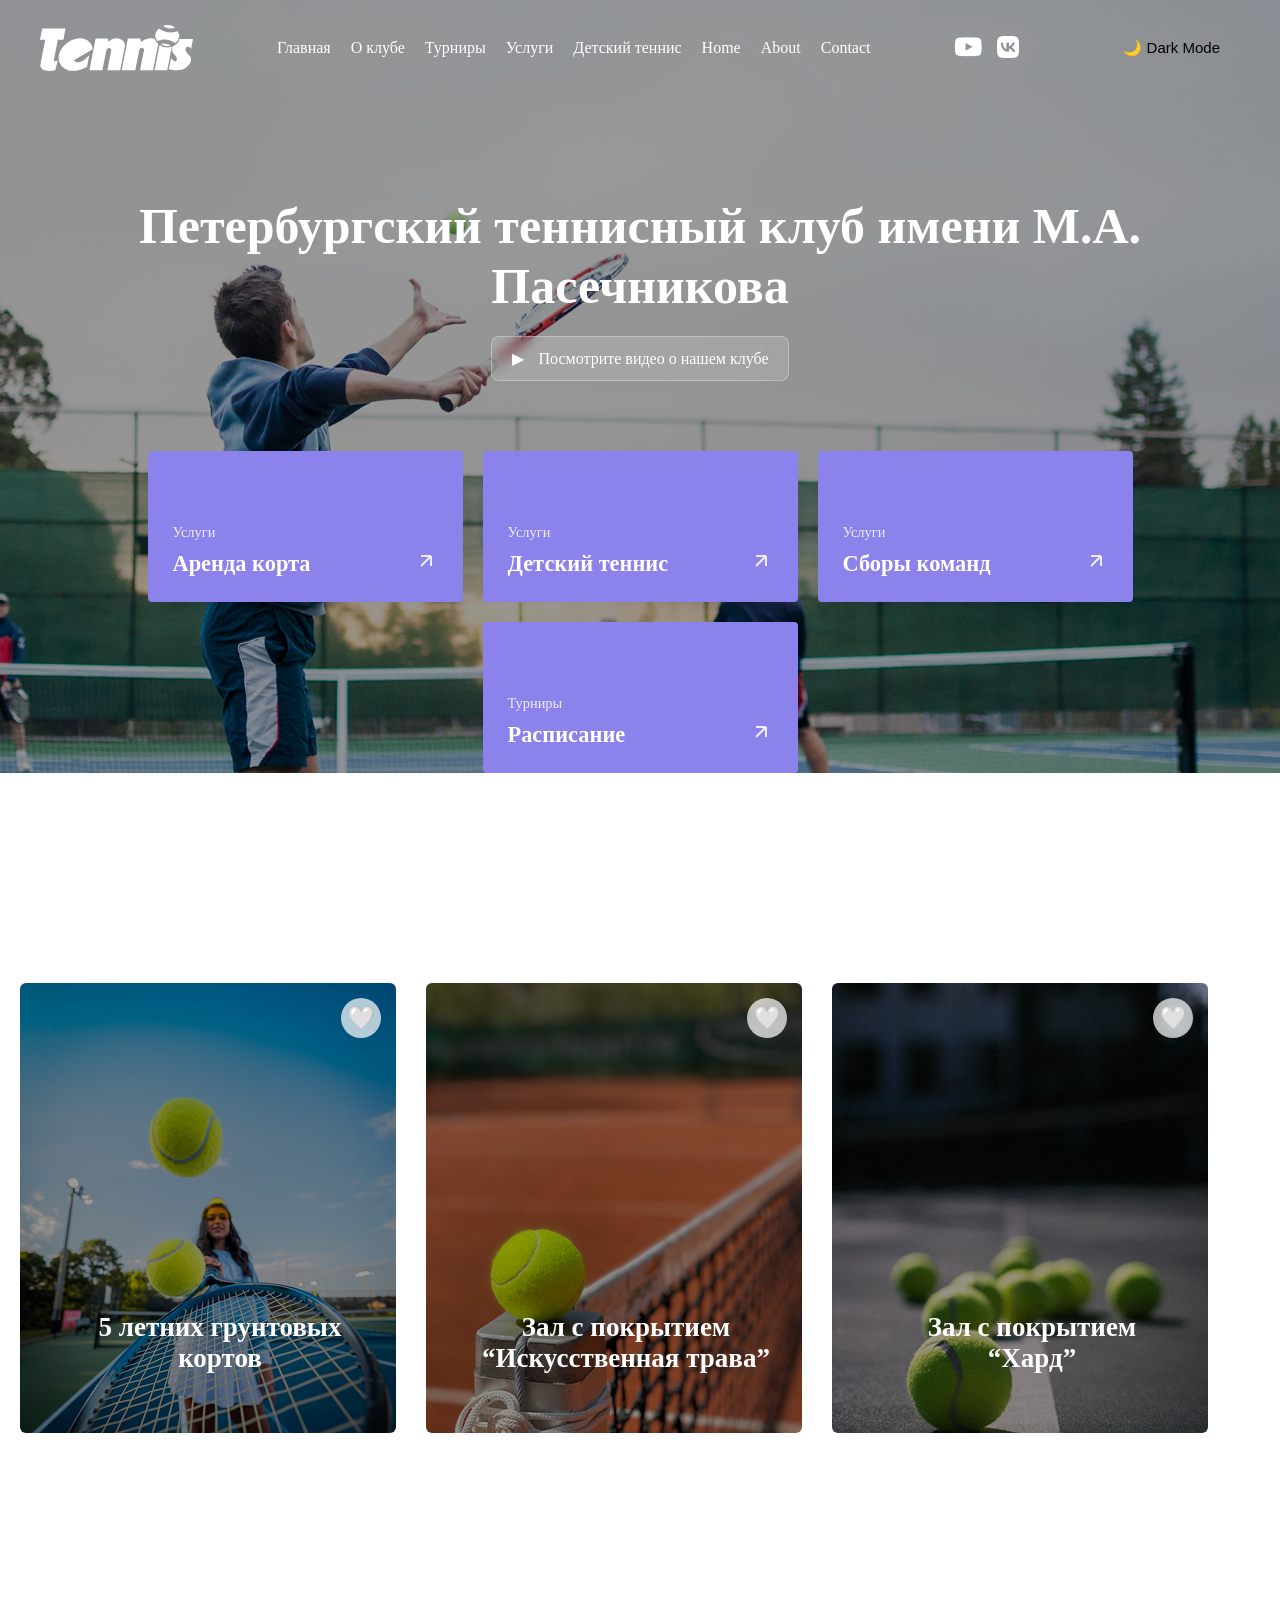
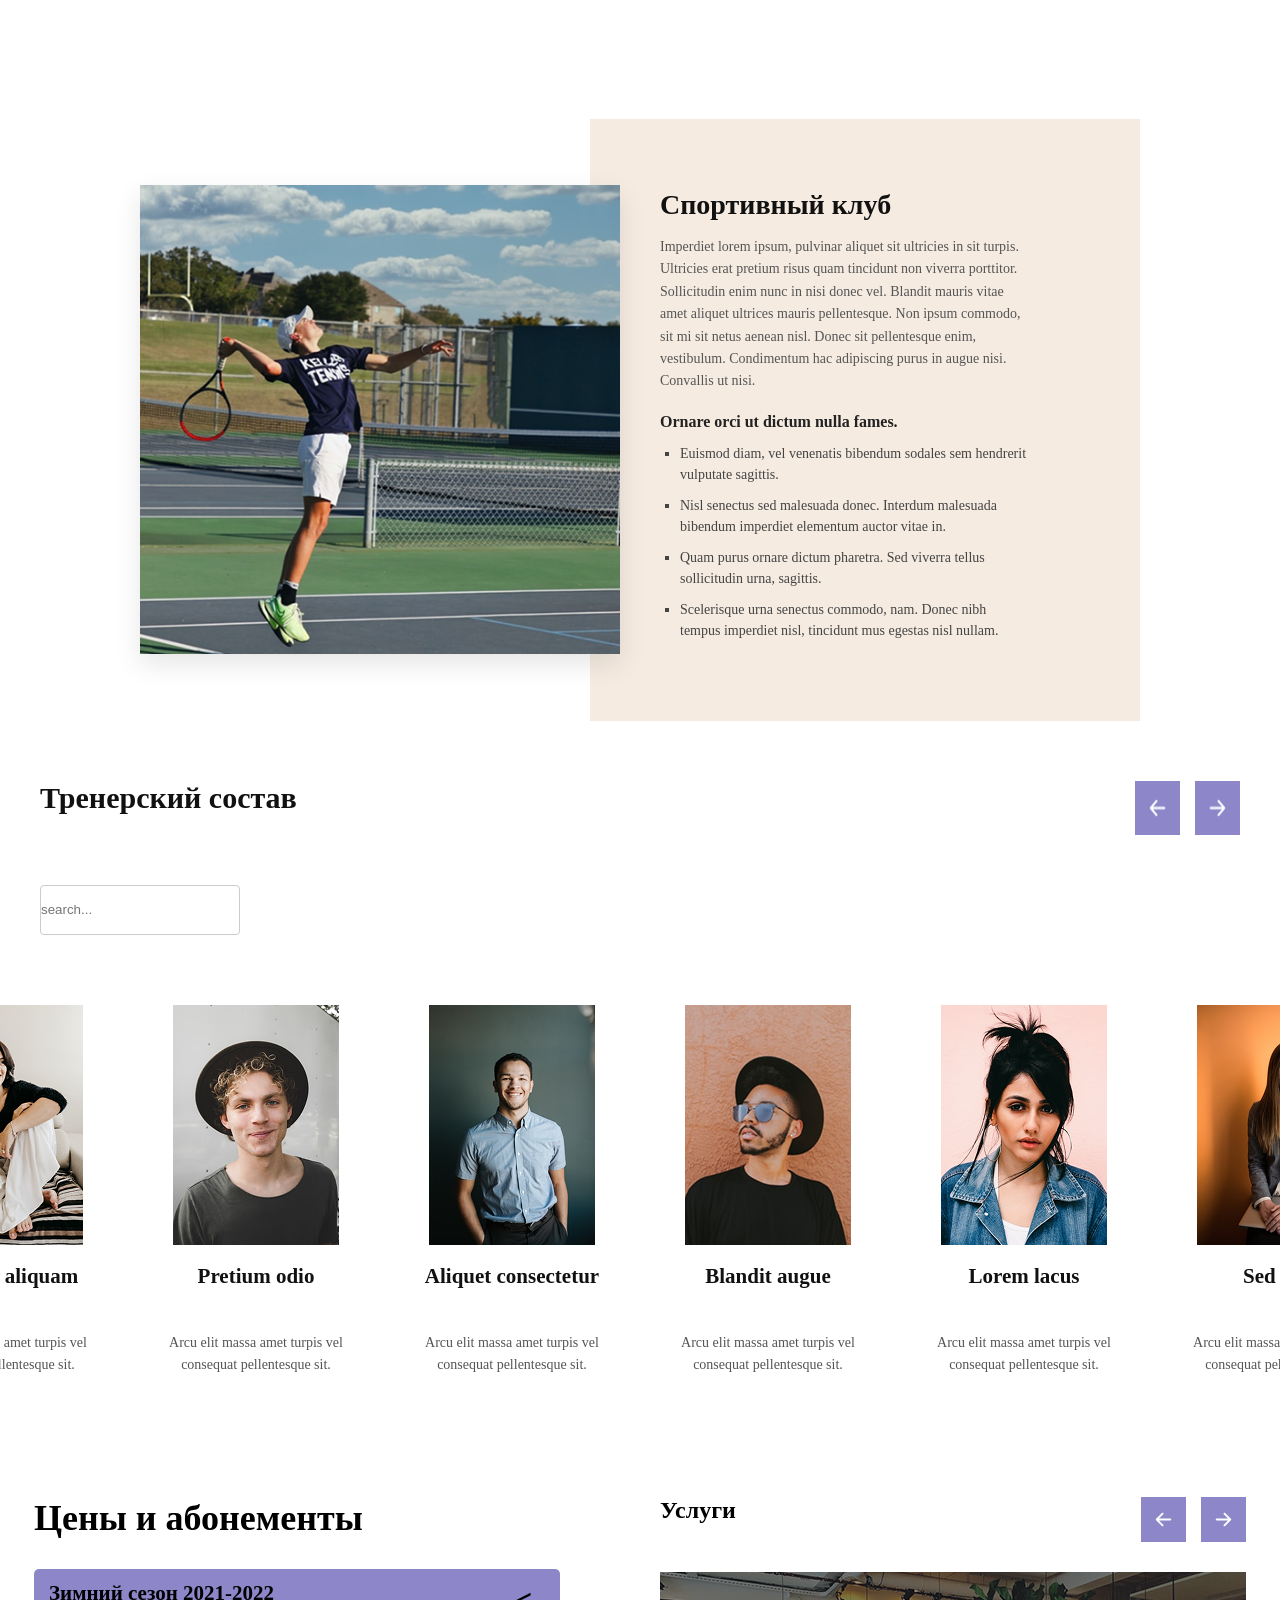
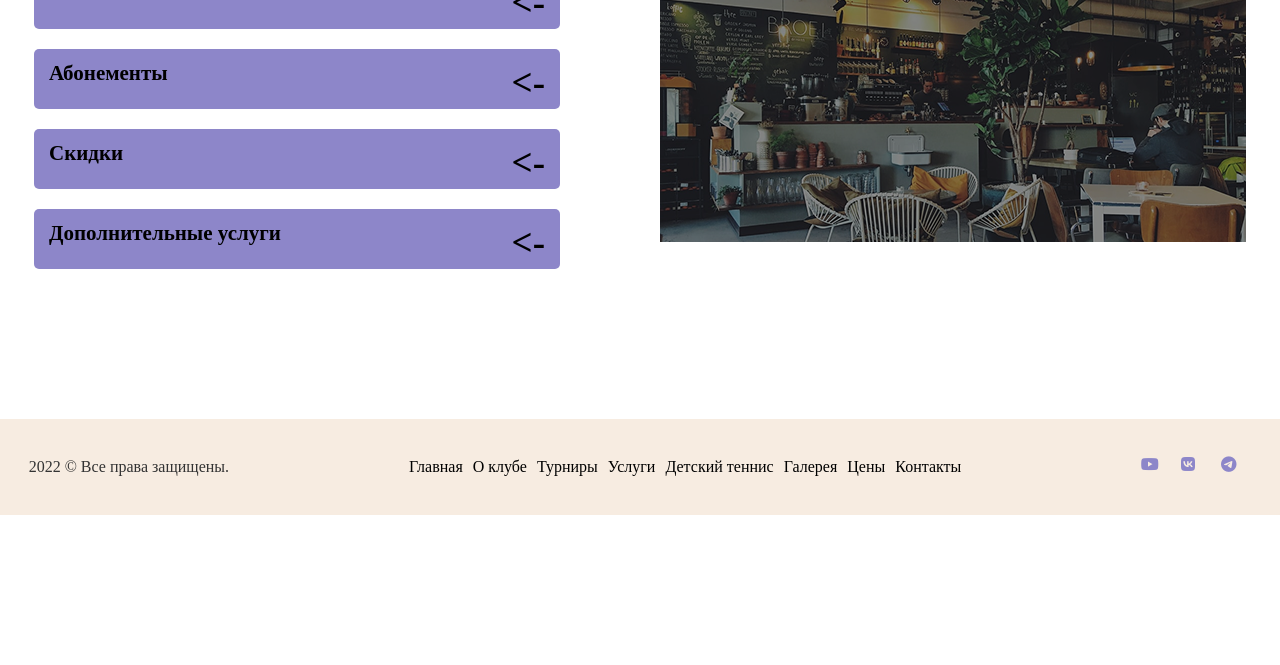
<file: index.html>
<!doctype html>
<html lang="ru">
  <head>
    <meta charset="UTF-8" />
    <meta name="viewport" content="width=device-width, initial-scale=1.0" />
    <title>Tennis</title>

    <link rel="stylesheet" href="style.css" />
    <link
      rel="stylesheet"
      href="https://cdnjs.cloudflare.com/ajax/libs/font-awesome/6.7.2/css/all.min.css"
    />
  </head>

  <body>
    <header class="header">
      <div class="header-content">
        <img src="./assets/tennislogo.svg" alt="Tennis logo" />

        <nav>
          <ul class="header--ul">
            <li><a href="#">Главная</a></li>
            <li><a href="#">О клубе</a></li>
            <li><a href="#">Турниры</a></li>
            <li><a href="#">Услуги</a></li>
            <li><a href="#">Детский теннис</a></li>
            <li><a href="index.html">Home</a></li>
            <li><a href="about.html">About</a></li>
            <li><a href="contact.html">Contact</a></li>
          </ul>
        </nav>

        <div class="social-icons">
          <a href="https://youtube.com/" target="_blank" aria-label="YouTube">
            <i class="fa-brands fa-youtube"></i>
          </a>

          <a href="https://vk.com/" target="_blank" aria-label="VK">
            <i class="fa-brands fa-vk"></i>
          </a>
        </div>
        <button id="theme-toggle" class="theme-btn">🌙 Dark Mode</button>
      </div>

      <div class="header__midl">
        <h1>Петербургский теннисный клуб имени М.А. Пасечникова</h1>
        <a href="#video" class="video-btn">
          <div class="play-icon">▶</div>
          <span>Посмотрите видео о нашем клубе</span>
        </a>
      </div>

      <div class="header__past">
        <div class="card active">
          <div class="card-content">
            <span class="card-subtitle">Услуги</span>
            <h3 class="card-title">Аренда корта</h3>
          </div>
          <div class="card-arrow">
            <svg
              width="24"
              height="24"
              viewBox="0 0 24 24"
              fill="none"
              stroke="currentColor"
              stroke-width="2"
            >
              <path d="M7 17L17 7M17 7H7M17 7V17" />
            </svg>
          </div>
        </div>

        <div class="card">
          <div class="card-content">
            <span class="card-subtitle">Услуги</span>
            <h3 class="card-title">Детский теннис</h3>
          </div>
          <div class="card-arrow">
            <svg
              width="24"
              height="24"
              viewBox="0 0 24 24"
              fill="none"
              stroke="currentColor"
              stroke-width="2"
            >
              <path d="M7 17L17 7M17 7H7M17 7V17" />
            </svg>
          </div>
        </div>

        <div class="card">
          <div class="card-content">
            <span class="card-subtitle">Услуги</span>
            <h3 class="card-title">Сборы команд</h3>
          </div>
          <div class="card-arrow">
            <svg
              width="24"
              height="24"
              viewBox="0 0 24 24"
              fill="none"
              stroke="currentColor"
              stroke-width="2"
            >
              <path d="M7 17L17 7M17 7H7M17 7V17" />
            </svg>
          </div>
        </div>

        <div class="card">
          <div class="card-content">
            <span class="card-subtitle">Турниры</span>
            <h3 class="card-title">Расписание</h3>
          </div>
          <div class="card-arrow">
            <svg
              width="24"
              height="24"
              viewBox="0 0 24 24"
              fill="none"
              stroke="currentColor"
              stroke-width="2"
            >
              <path d="M7 17L17 7M17 7H7M17 7V17" />
            </svg>
          </div>
        </div>
      </div>

    </header>

    <!-- 2.Section -->
    <section class="ikki">
      <div class="ikki__card brr">
        <img src="./assets/2.1.png" alt="img" />
        <button class="like-btn">🤍</button>
        <h3>5 летних грунтовых кортов</h3>
      </div>
      <div class="ikki__card ikk">
        <img src="./assets/2.2.png" alt="img" />
        <button class="like-btn">🤍</button>
        <h3>Зал с покрытием “Искусственная трава”</h3>
      </div>
      <div class="ikki__card">
        <img src="./assets/2.3.png" alt="img" />
        <button class="like-btn">🤍</button>
        <h3>Зал с покрытием “Хард”</h3>
      </div>
    </section>

    <!-- 3.Section-->

    <section class="klub">
      <div class="klub__card">
        <img src="./assets/klub.png" alt="img" />
      </div>

      <div class="klub__content">
        <h2>Спортивный клуб</h2>
        <p>
          Imperdiet lorem ipsum, pulvinar aliquet sit ultricies in sit turpis.
          Ultricies erat pretium risus quam tincidunt non viverra porttitor.
          Sollicitudin enim nunc in nisi donec vel. Blandit mauris vitae amet
          aliquet ultrices mauris pellentesque. Non ipsum commodo, sit mi sit
          netus aenean nisl. Donec sit pellentesque enim, vestibulum.
          Condimentum hac adipiscing purus in augue nisi. Convallis ut nisi.
        </p>

        <h3>Ornare orci ut dictum nulla fames.</h3>

        <ul class="info-list">
          <li>
            Euismod diam, vel venenatis bibendum sodales sem hendrerit vulputate
            sagittis.
          </li>
          <li>
            Nisl senectus sed malesuada donec. Interdum malesuada bibendum
            imperdiet elementum auctor vitae in.
          </li>
          <li>
            Quam purus ornare dictum pharetra. Sed viverra tellus sollicitudin
            urna, sagittis.
          </li>
          <li>
            Scelerisque urna senectus commodo, nam. Donec nibh tempus imperdiet
            nisl, tincidunt mus egestas nisl nullam.
          </li>
        </ul>
      </div>
    </section>

    <!-- 4.Section -->

    <section class="sastab">
      <div class="sastab--text">
        <h2>Тренерский состав</h2>
        <img src="./assets/Group 9 (1).png" alt="img" />
      </div>

      <div>
        <input type="text" class="searchInput" placeholder="search..." />
      </div>

      <div class="sastab--contanier">
        <div class="sastab--card brr">
          <img src="./assets/person1.png" alt="img" />
          <h3>Pulvinar aliquam</h3>
          <p>Arcu elit massa amet turpis vel consequat pellentesque sit.</p>
        </div>
        <div class="sastab--card brr">
          <img src="./assets/person2.png" alt="img" />
          <h3>Pretium odio</h3>
          <p>Arcu elit massa amet turpis vel consequat pellentesque sit.</p>
        </div>

        <div class="sastab--card ikk">
          <img src="./assets/person3.png" alt="img" />
          <h3>Aliquet consectetur</h3>
          <p>Arcu elit massa amet turpis vel consequat pellentesque sit.</p>
        </div>

        <div class="sastab--card ikk">
          <img src="./assets/person4.png" alt="img" />
          <h3>Blandit augue</h3>
          <p>Arcu elit massa amet turpis vel consequat pellentesque sit.</p>
        </div>

        <div class="sastab--card ikk">
          <img src="./assets/person5.png" alt="img" />
          <h3>Lorem lacus</h3>
          <p>Arcu elit massa amet turpis vel consequat pellentesque sit.</p>
        </div>

        <div class="sastab--card">
          <img src="./assets/person6.png" alt="img" />
          <h3>Sed erat</h3>
          <p>Arcu elit massa amet turpis vel consequat pellentesque sit.</p>
          
        </div>
      </div>
    </section>

    <!-- 5.Section -->

    <section class="usluga">
     <div class="usluga--seni">
      <h2>Цены и абонементы</h2>

      <div class="usluga--text">
      <span class="span">Зимний сезон 2021-2022  <p><-</p></span>
      <span class="span">Абонементы     <p><-</p></span>
      <span class="span">Скидки     <p><-</p></span>
      <span class="span">Дополнительные услуги     <p><-</p></span>
      </div>

     </div>

     <div class="usluga--img">
      <div class="usluga--str">
      <h2>Услуги</h2>
      <img src="./assets/Group 9 (1).png" alt="img" />
      </div>


      <img src="./assets/usluga.png" alt="img" />

     </div>
    </section>

    <!-- 6.Footer -->
     <footer class="footer">
      <div class="footer--prava">
        <p>2022 © Все права защищены.</p>
      </div>

      <div class="footer--nav">
      <nav>
        <ul>
           <li><a href="#">Главная</a></li>
            <li><a href="#">О клубе</a></li>
            <li><a href="#">Турниры</a></li>
            <li><a href="#">Услуги</a></li>
            <li><a href="#">Детский теннис</a></li>
            <li><a href="#">Галерея</a></li>
            <li><a href="#">Цены</a></li>
            <li><a href="#">Контакты</a></li>
        </ul>
      </nav>
      </div>

      <div class="footer--icon">
        <i class="fa-brands fa-youtube"></i>
        <i class="fa-brands fa-vk"></i>
        <i class="fa-brands fa-telegram"></i>
      </div>
     </footer>



    <script src="./t.js"></script>
  </body>
</html>
</file>
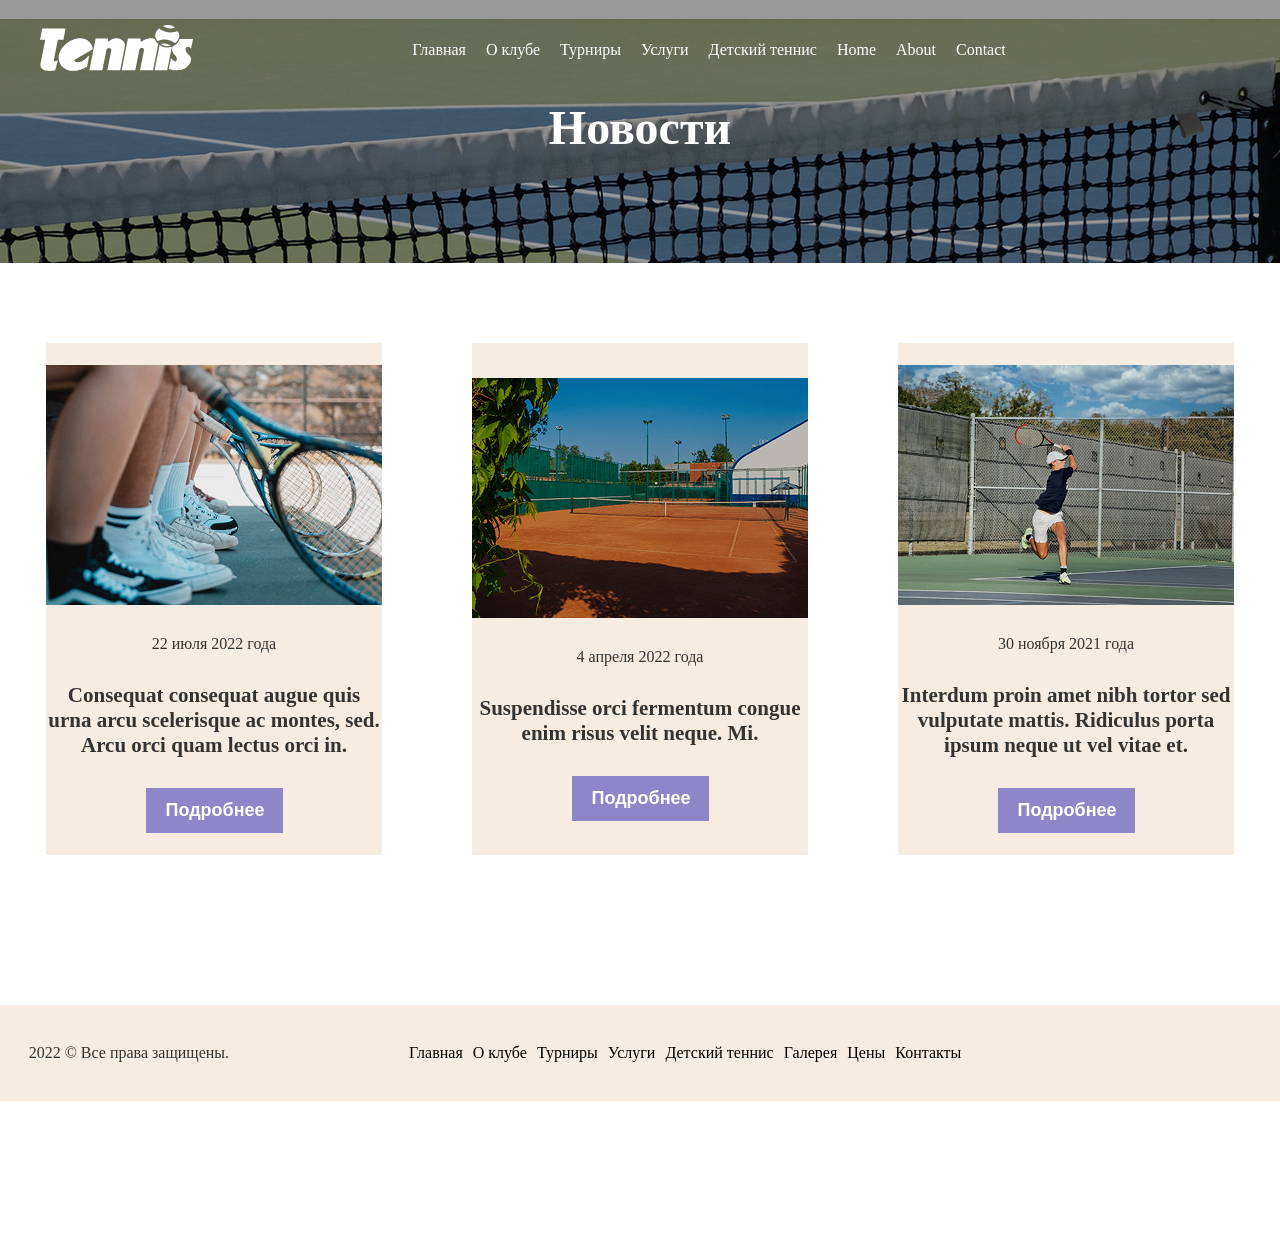
<file: about.html>
<!doctype html>
<html lang="en">
  <head>
    <meta charset="UTF-8" />
    <meta name="viewport" content="width=device-width, initial-scale=1.0" />
    <title>About</title>
    <link rel="stylesheet" href="./about.css" />
    <a href="./contact.css"></a>
  </head>
  <body>
    <!-- 1.Header -->
    <header class="header">
      <div class="header--content">
        <div class="header--log">
          <img src="./assets/tennislogo.svg" alt="logo" />
        </div>

        <div>
          <nav>
            <ul class="header--ul">
              <li><a href="#">Главная</a></li>
              <li><a href="#">О клубе</a></li>
              <li><a href="#">Турниры</a></li>
              <li><a href="#">Услуги</a></li>
              <li><a href="#">Детский теннис</a></li>
              <li><a href="index.html">Home</a></li>
              <li><a href="about.html">About</a></li>
              <li><a href="contact.html">Contact</a></li>
            </ul>
          </nav>
        </div>

        <div class="social-icons">
          <i class="fa-brands fa-youtube"></i>

          <i class="fa-brands fa-vk"></i>
        </div>
      </div>

      <div class="header--text">
        <h1>Новости</h1>
      </div>
    </header>

    <!-- 2.Section -->
    <section class="podrobne">
      <div class="podrobne-card">
        <img src="./assets/about1.png" alt="img" />
        <p>22 июля 2022 года</p>
        <h4>
          Consequat consequat augue quis urna arcu scelerisque ac montes, sed.
          Arcu orci quam lectus orci in.
        </h4>
        <button>Подробнее</button>
      </div>

      <div class="podrobne-card">
        <img src="./assets/about2.png" alt="img" />
        <p>4 апреля 2022 года</p>
        <h4>Suspendisse orci fermentum congue enim risus velit neque. Mi.</h4>
        <button>Подробнее</button>
      </div>
      <div class="podrobne-card">
        <img src="./assets/about3.png" alt="img" />
        <p>30 ноября 2021 года</p>
        <h4>
          Interdum proin amet nibh tortor sed vulputate mattis. Ridiculus porta
          ipsum neque ut vel vitae et.
        </h4>
        <button>Подробнее</button>
      </div>
    </section>


    <!-- 3.footer -->
          <footer class="footer">
      <div class="footer--prava">
        <p>2022 © Все права защищены.</p>
      </div>

      <div class="footer--nav">
      <nav>
        <ul>
           <li><a href="#">Главная</a></li>
            <li><a href="#">О клубе</a></li>
            <li><a href="#">Турниры</a></li>
            <li><a href="#">Услуги</a></li>
            <li><a href="#">Детский теннис</a></li>
            <li><a href="#">Галерея</a></li>
            <li><a href="#">Цены</a></li>
            <li><a href="#">Контакты</a></li>
        </ul>
      </nav>
      </div>

      <div class="footer--icon">
        <i class="fa-brands fa-youtube"></i>
        <i class="fa-brands fa-vk"></i>
        <i class="fa-brands fa-telegram"></i>
      </div>
     </footer>

  </body>
</html>
</file>
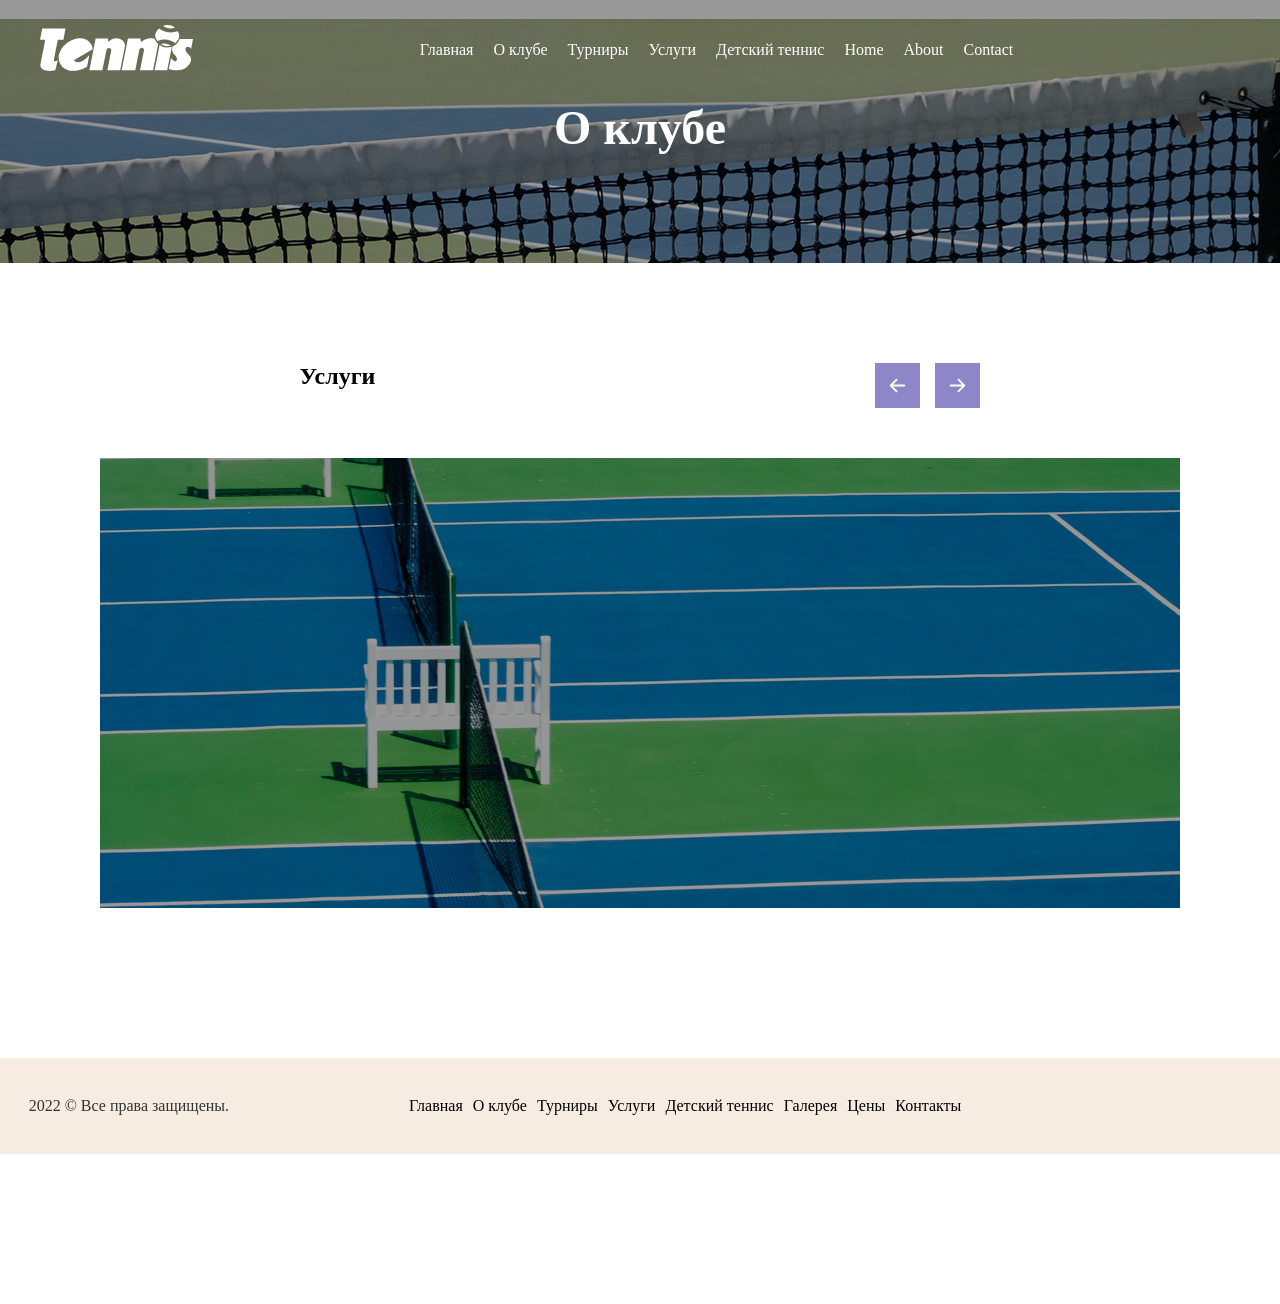
<file: contact.html>
<!DOCTYPE html>
<html lang="en">
<head>
    <meta charset="UTF-8">
    <meta name="viewport" content="width=device-width, initial-scale=1.0">
    <title>Contact</title>
    <link rel="stylesheet" href="./contact.css">
</head>
<body>
      <header class="header">
      <div class="header--content">
        <div class="header--log">
          <img src="./assets/tennislogo.svg" alt="logo" />
        </div>

        <div>
          <nav>
            <ul class="header--ul">
              <li><a href="#">Главная</a></li>
              <li><a href="#">О клубе</a></li>
              <li><a href="#">Турниры</a></li>
              <li><a href="#">Услуги</a></li>
              <li><a href="#">Детский теннис</a></li>
              <li><a href="index.html">Home</a></li>
              <li><a href="about.html">About</a></li>
              <li><a href="contact.html">Contact</a></li>
            </ul>
          </nav>
        </div>

        <div class="social-icons">
          <i class="fa-brands fa-youtube"></i>

          <i class="fa-brands fa-vk"></i>
        </div>
      </div>

      <div class="header--text">
        <h1>О клубе</h1>
      </div>
    </header>

    <!-- Section -->
    <section>
             <div class="usluga--img">
      <div class="usluga--str">
      <h2>Услуги</h2>
      <img src="./assets/Group 9 (1).png" alt="img" />
      </div>


      <img class="usluga--image" src="./assets/concat.png" alt="img" />

     </div>
    </section>


    <!-- footer -->
          <footer class="footer">
      <div class="footer--prava">
        <p>2022 © Все права защищены.</p>
      </div>

      <div class="footer--nav">
      <nav>
        <ul>
           <li><a href="#">Главная</a></li>
            <li><a href="#">О клубе</a></li>
            <li><a href="#">Турниры</a></li>
            <li><a href="#">Услуги</a></li>
            <li><a href="#">Детский теннис</a></li>
            <li><a href="#">Галерея</a></li>
            <li><a href="#">Цены</a></li>
            <li><a href="#">Контакты</a></li>
        </ul>
      </nav>
      </div>

      <div class="footer--icon">
        <i class="fa-brands fa-youtube"></i>
        <i class="fa-brands fa-vk"></i>
        <i class="fa-brands fa-telegram"></i>
      </div>
     </footer>
</body>
</html>
</file>
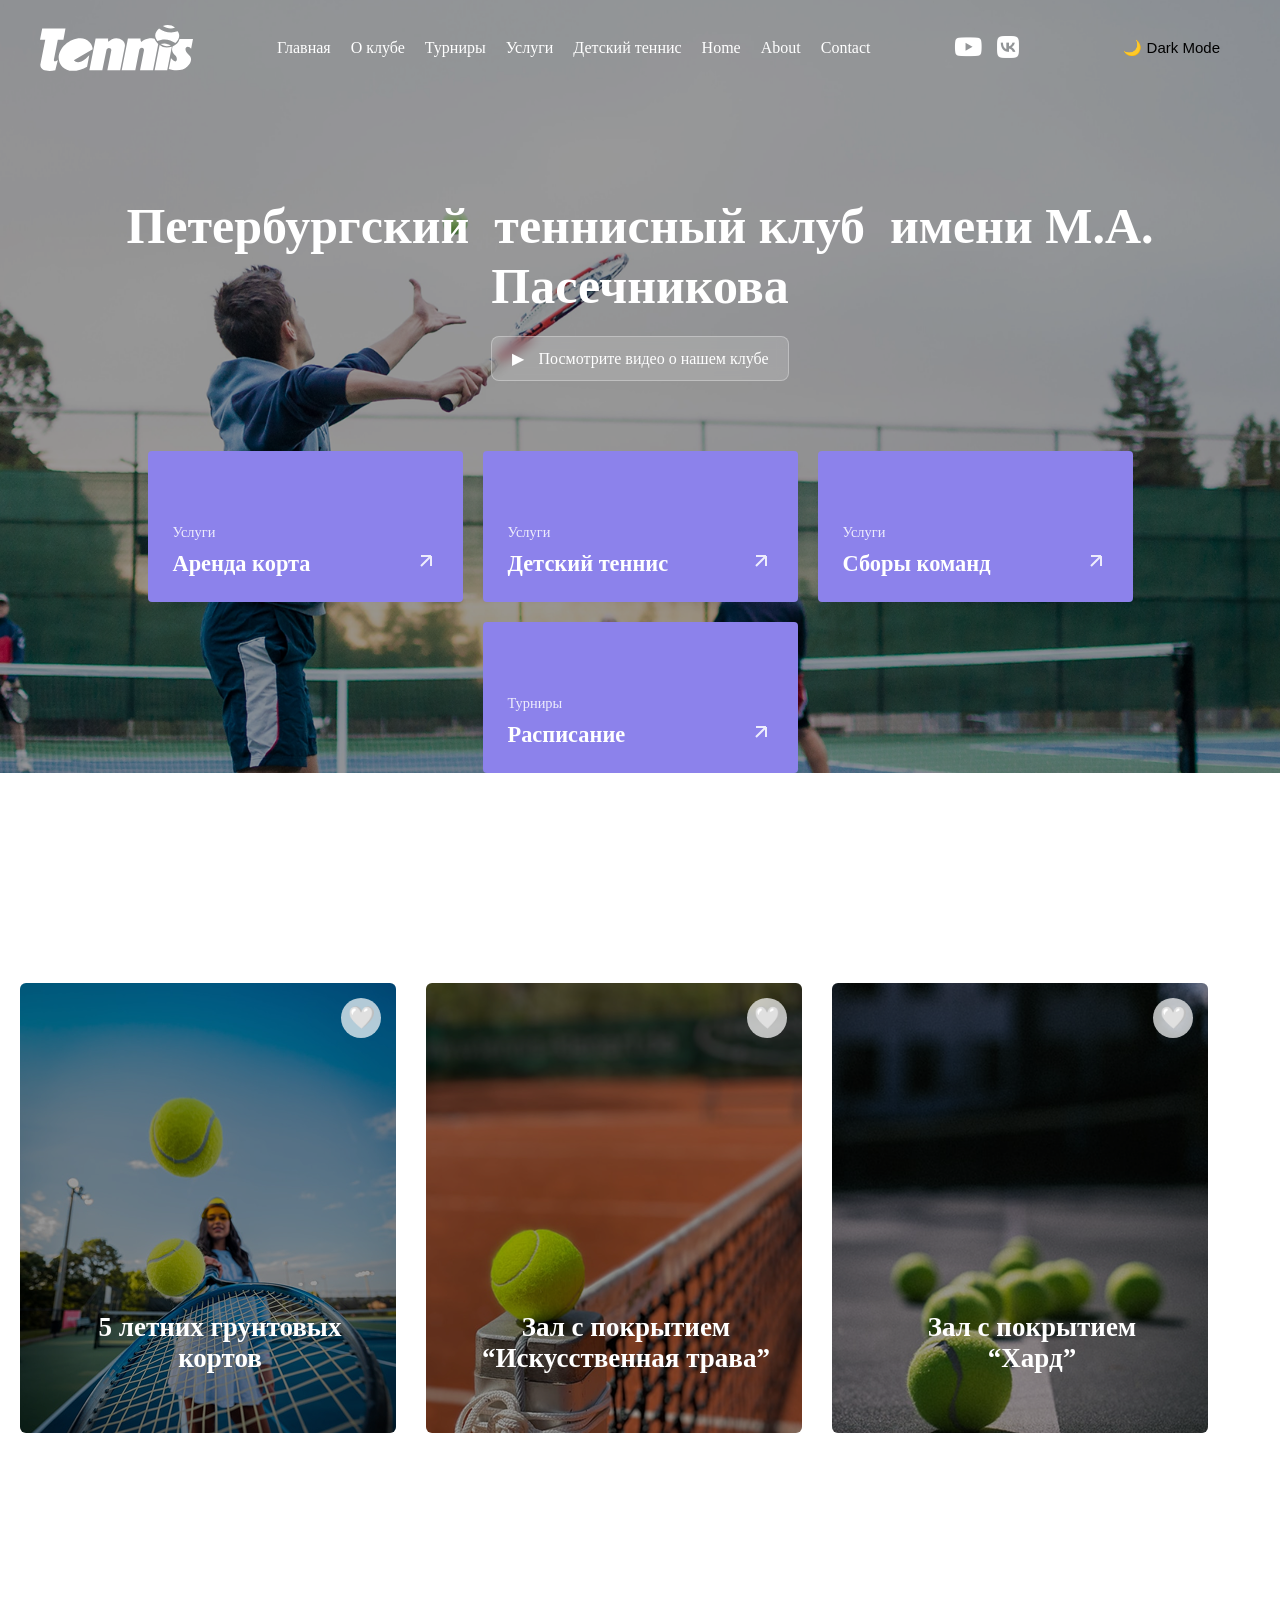
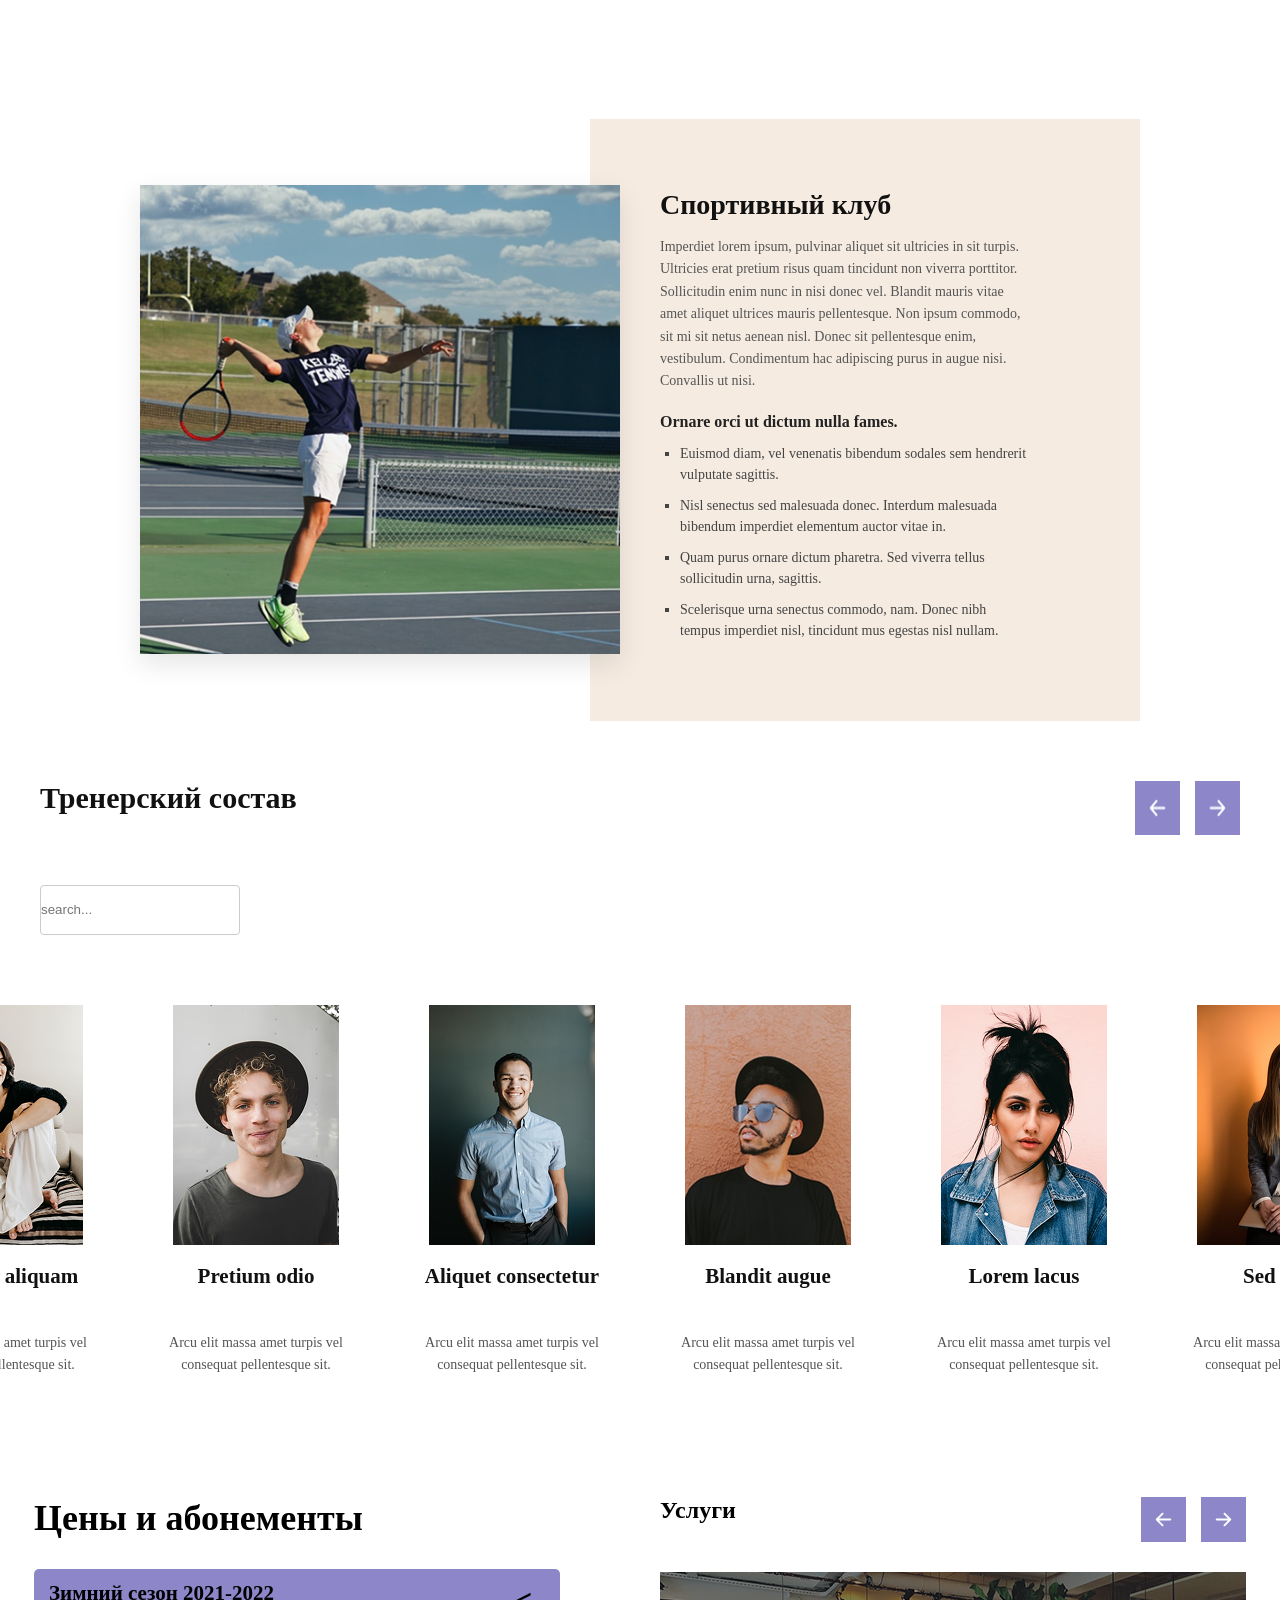
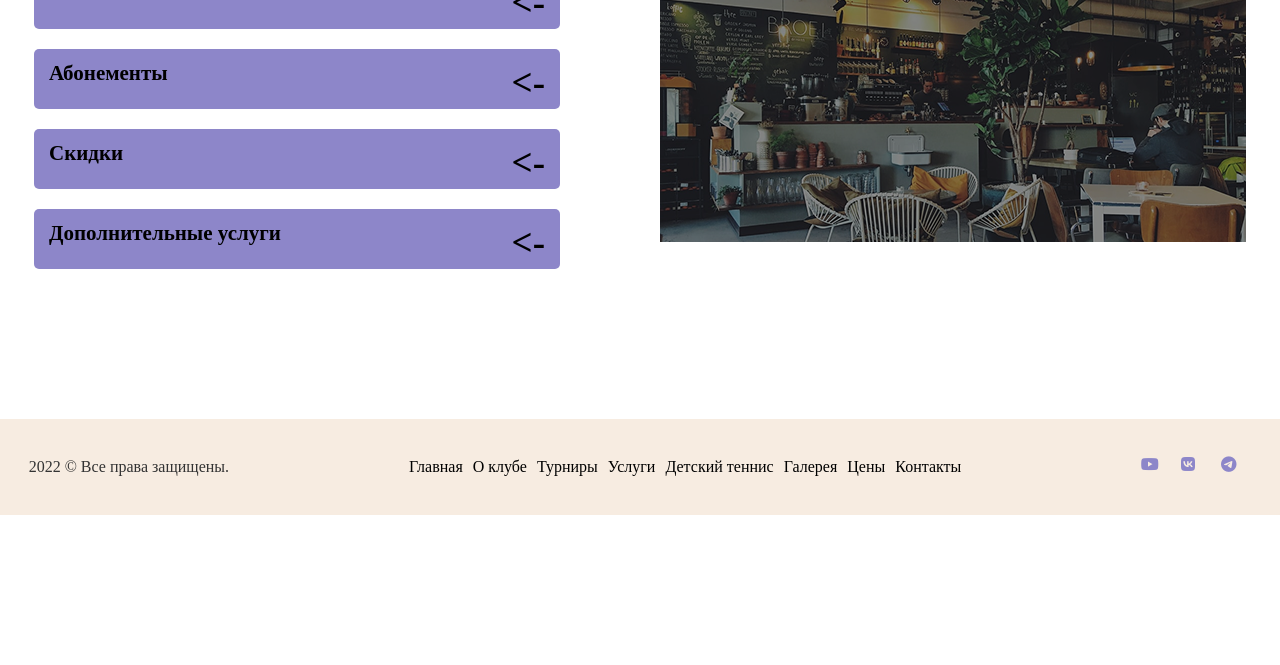
<file: t.html>
<!doctype html>
<html lang="ru">
  <head>
    <meta charset="UTF-8" />
    <meta name="viewport" content="width=device-width, initial-scale=1.0" />
    <title>Tennis</title>

    <link rel="stylesheet" href="t.css" />
    <link
      rel="stylesheet"
      href="https://cdnjs.cloudflare.com/ajax/libs/font-awesome/6.7.2/css/all.min.css"
    />
  </head>

  <body>
    <header class="header">
      <div class="header-content">
        <img src="./assets/tennislogo.svg" alt="Tennis logo" />

        <nav>
          <ul class="header--ul">
            <li><a href="#">Главная</a></li>
            <li><a href="#">О клубе</a></li>
            <li><a href="#">Турниры</a></li>
            <li><a href="#">Услуги</a></li>
            <li><a href="#">Детский теннис</a></li>
            <li><a href="t.html">Home</a></li>
            <li><a href="about.html">About</a></li>
            <li><a href="contact.html">Contact</a></li>
          </ul>
        </nav>

        <div class="social-icons">
          <a href="https://youtube.com/" target="_blank" aria-label="YouTube">
            <i class="fa-brands fa-youtube"></i>
          </a>

          <a href="https://vk.com/" target="_blank" aria-label="VK">
            <i class="fa-brands fa-vk"></i>
          </a>
        </div>
        <button id="theme-toggle" class="theme-btn">🌙 Dark Mode</button>
      </div>

      <div class="header__midl">
        <h1>Петербургский  теннисный клуб  имени М.А. Пасечникова</h1>
        <a href="#video" class="video-btn">
          <div class="play-icon">▶</div>
          <span>Посмотрите видео о нашем клубе</span>
        </a>
      </div>

      <div class="header__past">
        <div class="card active">
          <div class="card-content">
            <span class="card-subtitle">Услуги</span>
            <h3 class="card-title">Аренда корта</h3>
          </div>
          <div class="card-arrow">
            <svg
              width="24"
              height="24"
              viewBox="0 0 24 24"
              fill="none"
              stroke="currentColor"
              stroke-width="2"
            >
              <path d="M7 17L17 7M17 7H7M17 7V17" />
            </svg>
          </div>
        </div>

        <div class="card">
          <div class="card-content">
            <span class="card-subtitle">Услуги</span>
            <h3 class="card-title">Детский теннис</h3>
          </div>
          <div class="card-arrow">
            <svg
              width="24"
              height="24"
              viewBox="0 0 24 24"
              fill="none"
              stroke="currentColor"
              stroke-width="2"
            >
              <path d="M7 17L17 7M17 7H7M17 7V17" />
            </svg>
          </div>
        </div>

        <div class="card">
          <div class="card-content">
            <span class="card-subtitle">Услуги</span>
            <h3 class="card-title">Сборы команд</h3>
          </div>
          <div class="card-arrow">
            <svg
              width="24"
              height="24"
              viewBox="0 0 24 24"
              fill="none"
              stroke="currentColor"
              stroke-width="2"
            >
              <path d="M7 17L17 7M17 7H7M17 7V17" />
            </svg>
          </div>
        </div>

        <div class="card">
          <div class="card-content">
            <span class="card-subtitle">Турниры</span>
            <h3 class="card-title">Расписание</h3>
          </div>
          <div class="card-arrow">
            <svg
              width="24"
              height="24"
              viewBox="0 0 24 24"
              fill="none"
              stroke="currentColor"
              stroke-width="2"
            >
              <path d="M7 17L17 7M17 7H7M17 7V17" />
            </svg>
          </div>
        </div>
      </div>

    </header>

    <!-- 2.Section -->
    <section class="ikki">
      <div class="ikki__card brr">
        <img src="./assets/2.1.png" alt="img" />
        <button class="like-btn">🤍</button>
        <h3>5 летних грунтовых кортов</h3>
      </div>
      <div class="ikki__card ikk">
        <img src="./assets/2.2.png" alt="img" />
        <button class="like-btn">🤍</button>
        <h3>Зал с покрытием “Искусственная трава”</h3>
      </div>
      <div class="ikki__card">
        <img src="./assets/2.3.png" alt="img" />
        <button class="like-btn">🤍</button>
        <h3>Зал с покрытием “Хард”</h3>
      </div>
    </section>

    <!-- 3.Section-->

    <section class="klub">
      <div class="klub__card">
        <img src="./assets/klub.png" alt="img" />
      </div>

      <div class="klub__content">
        <h2>Спортивный клуб</h2>
        <p>
          Imperdiet lorem ipsum, pulvinar aliquet sit ultricies in sit turpis.
          Ultricies erat pretium risus quam tincidunt non viverra porttitor.
          Sollicitudin enim nunc in nisi donec vel. Blandit mauris vitae amet
          aliquet ultrices mauris pellentesque. Non ipsum commodo, sit mi sit
          netus aenean nisl. Donec sit pellentesque enim, vestibulum.
          Condimentum hac adipiscing purus in augue nisi. Convallis ut nisi.
        </p>

        <h3>Ornare orci ut dictum nulla fames.</h3>

        <ul class="info-list">
          <li>
            Euismod diam, vel venenatis bibendum sodales sem hendrerit vulputate
            sagittis.
          </li>
          <li>
            Nisl senectus sed malesuada donec. Interdum malesuada bibendum
            imperdiet elementum auctor vitae in.
          </li>
          <li>
            Quam purus ornare dictum pharetra. Sed viverra tellus sollicitudin
            urna, sagittis.
          </li>
          <li>
            Scelerisque urna senectus commodo, nam. Donec nibh tempus imperdiet
            nisl, tincidunt mus egestas nisl nullam.
          </li>
        </ul>
      </div>
    </section>

    <!-- 4.Section -->

    <section class="sastab">
      <div class="sastab--text">
        <h2>Тренерский состав</h2>
        <img src="./assets/Group 9 (1).png" alt="img" />
      </div>

      <div>
        <input type="text" class="searchInput" placeholder="search..." />
      </div>

      <div class="sastab--contanier">
        <div class="sastab--card brr">
          <img src="./assets/person1.png" alt="img" />
          <h3>Pulvinar aliquam</h3>
          <p>Arcu elit massa amet turpis vel consequat pellentesque sit.</p>
        </div>
        <div class="sastab--card brr">
          <img src="./assets/person2.png" alt="img" />
          <h3>Pretium odio</h3>
          <p>Arcu elit massa amet turpis vel consequat pellentesque sit.</p>
        </div>

        <div class="sastab--card ikk">
          <img src="./assets/person3.png" alt="img" />
          <h3>Aliquet consectetur</h3>
          <p>Arcu elit massa amet turpis vel consequat pellentesque sit.</p>
        </div>

        <div class="sastab--card ikk">
          <img src="./assets/person4.png" alt="img" />
          <h3>Blandit augue</h3>
          <p>Arcu elit massa amet turpis vel consequat pellentesque sit.</p>
        </div>

        <div class="sastab--card ikk">
          <img src="./assets/person5.png" alt="img" />
          <h3>Lorem lacus</h3>
          <p>Arcu elit massa amet turpis vel consequat pellentesque sit.</p>
        </div>

        <div class="sastab--card">
          <img src="./assets/person6.png" alt="img" />
          <h3>Sed erat</h3>
          <p>Arcu elit massa amet turpis vel consequat pellentesque sit.</p>
          
        </div>
      </div>
    </section>

    <!-- 5.Section -->

    <section class="usluga">
     <div class="usluga--seni">
      <h2>Цены и абонементы</h2>

      <div class="usluga--text">
      <span class="span">Зимний сезон 2021-2022  <p><-</p></span>
      <span class="span">Абонементы     <p><-</p></span>
      <span class="span">Скидки     <p><-</p></span>
      <span class="span">Дополнительные услуги     <p><-</p></span>
      </div>

     </div>

     <div class="usluga--img">
      <div class="usluga--str">
      <h2>Услуги</h2>
      <img src="./assets/Group 9 (1).png" alt="img" />
      </div>


      <img src="./assets/usluga.png" alt="img" />

     </div>
    </section>

    <!-- 6.Footer -->
     <footer class="footer">
      <div class="footer--prava">
        <p>2022 © Все права защищены.</p>
      </div>

      <div class="footer--nav">
      <nav>
        <ul>
           <li><a href="#">Главная</a></li>
            <li><a href="#">О клубе</a></li>
            <li><a href="#">Турниры</a></li>
            <li><a href="#">Услуги</a></li>
            <li><a href="#">Детский теннис</a></li>
            <li><a href="#">Галерея</a></li>
            <li><a href="#">Цены</a></li>
            <li><a href="#">Контакты</a></li>
        </ul>
      </nav>
      </div>

      <div class="footer--icon">
        <i class="fa-brands fa-youtube"></i>
        <i class="fa-brands fa-vk"></i>
        <i class="fa-brands fa-telegram"></i>
      </div>
     </footer>



    <script src="./t.js"></script>
  </body>
</html>
</file>
<file: style.css>
@import url("https://fonts.googleapis.com/css2?family=Poppins:ital,wght@0,100;0,200;0,300;0,400;0,500;0,600;0,700;0,800;0,900;1,100;1,200;1,300;1,400;1,500;1,600;1,700;1,800;1,900&display=swap");

body {
  width: 100%;
  max-width: 100%;
  overflow-x: hidden;
}

* {
  margin: 0;
  padding: 0;
  box-sizing: border-box;
}

.header {
  width: 100%;
  min-height: 600px;
  background-image: url("./assets/Rectangle 26.png");
  background-size: cover;
  background-position: center;
  background-repeat: no-repeat;
}

.header-content {
  display: flex;
  align-items: center;
  justify-content: space-between;
  padding: 25px 40px;
}

.header-content ul {
  display: flex;
  gap: 20px;
  list-style: none;
  transition: all 0.6s ease-in-out;
}

.header-content ul li:hover {
  transform: scale(1.1);
}

.header-content a {
  color: white;
  text-decoration: none;
}

.social-icons {
  display: flex;
  gap: 15px;
  font-size: 25px;
}

.social-icons a:hover {
  color: red;
}

.header__midl {
  display: flex;
  flex-direction: column;
  align-items: center;
  justify-content: center;
  text-align: center;
  margin-top: 100px;
  padding: 0 20px;
}

.header__midl h1 {
  font-size: 50px;
  color: white;
  line-height: 1.2;
  margin-bottom: 20px;
}

.video-btn {
  display: inline-flex;
  align-items: center;
  gap: 15px;
  background: rgba(255, 255, 255, 0.15);
  border: 1px solid rgba(255, 255, 255, 0.3);
  padding: 12px 20px;
  border-radius: 8px;
  color: white;
  text-decoration: none;
  backdrop-filter: blur(6px);
  transition: background 0.3s;
}

.video-btn:hover {
  background: rgba(255, 255, 255, 0.25);
}

.header__past {
  position: relative;
  display: flex;
  justify-content: center;
  flex-wrap: wrap;
  gap: 20px;
  padding: 0 20px;
  margin: 70px auto;
  max-width: 1400px;
}
.theme-btn {
  background-color: var(--card-bg);
  color: var(--text-color);
  border: 2px solid var(--list-color);
  padding: 10px 20px;
  font-size: 15px;
  font-weight: 500;
  border-radius: 30px; /* Chetlarini dumaloq qilish */
  cursor: pointer;
  transition: all 0.3s ease; /* Bosganda silliq o'zgarishi uchun */
  display: inline-flex;
  align-items: center;
  gap: 8px;
}

/* 2.Section */
.card {
  width: 315px;
  height: 151px;
  background-color: #8c82eb;
  padding: 25px;
  border-radius: 4px;
  display: flex;
  justify-content: space-between;
  align-items: flex-end;
  color: #ffffff;
  box-sizing: border-box;
  cursor: pointer;
  transition: all 0.3s ease-in-out;
}

.card:hover {
  transform: scale(1.05);
}

.card-content {
  display: flex;
  flex-direction: column;
  gap: 10px;
}

.card-subtitle {
  font-size: 0.9rem;
  opacity: 0.85;
}

.card-title {
  font-size: 1.4rem;
  font-weight: bold;
  margin: 0;
}

.card-arrow {
  opacity: 0.85;
}

/* 2.Section */
.ikki {
  width: 100%;
  display: flex;
  gap: 30px;
  max-width: 1296px;
  margin: 0 auto;
  padding: 140px 20px;
  position: relative;
}
.ikki__card {
  position: relative;
}
.ikki__card img {
  width: 376px;
  height: 450px;
  border-radius: 6px;
}
.ikki__card :hover {
  transform: scale(1.04);
  transition: all 0.3s ease-in-out;
}
.ikki__card h3 {
  width: 300px;
  position: relative;
  top: -140px;
  left: 50px;
  color: white;
  text-align: center;
  font-weight: 700;
  font-style: bold;
  font-size: 27px;
  margin: 15px 0;
}
.ikki__card .like-btn {
  position: absolute;
  top: 15px;
  right: 15px;
  background: rgba(
    255,
    255,
    255,
    0.7
  ); /* Orqasi biroz oqish ko'rinishi uchun */
  border: none;
  font-size: 22px;
  cursor: pointer;
  border-radius: 50%;
  width: 40px;
  height: 40px;
  display: flex;
  align-items: center;
  justify-content: center;
  z-index: 5;
  transition: transform 0.2s ease;
}

/* 3. Bosilganda biroz kattalashish effekti */
.ikki__card .like-btn:active {
  transform: scale(1.2);
}

/* 3.Section */

.klub {
  position: relative;
  max-width: 1000px;
  margin: 80px auto;
  display: flex;
  align-items: center;
}

.klub::before {
  content: "";
  position: absolute;
  right: 0;
  top: -30px;
  bottom: -30px;
  width: 55%;
  background-color: #f5ebe1;
  z-index: 1;
}

.klub__card {
  position: relative;
  z-index: 2;
  width: 48%;
}

.klub__card img {
  width: 100%;
  height: auto;
  display: block;
  box-shadow: 0 10px 25px rgba(0, 0, 0, 0.1);
}

.klub__content {
  position: relative;
  z-index: 2;
  width: 45%;
  padding: 40px;
}

.klub__content h2 {
  font-size: 28px;
  margin-bottom: 15px;
  color: #111;
}

.klub__content p {
  font-size: 14px;
  line-height: 1.6;
  color: #555;
  margin-bottom: 20px;
}

.klub__content h3 {
  font-size: 16px;
  margin-bottom: 12px;
  color: #222;
}

.info-list {
  list-style-type: square;
  padding-left: 20px;
  color: #8c82eb;
}

.info-list li {
  font-size: 14px;
  line-height: 1.5;
  margin-bottom: 10px;
  color: #444;
}

/* 4.Section */

.sastab {
  max-width: 1200px;
  display: flex;
  flex-direction: column;
  gap: 20px;
  justify-content: center;
  margin: 90px auto;
}

.sastab--text {
  display: flex;
  justify-content: center;
  text-align: center;
  justify-content: space-between;
}
.sastab--text h2 {
  font-size: 30px;
  color: #111;
  margin-bottom: 20px;
}
.searchInput {
  height: 50px;
  border: 1px solid #ccc;
  border-radius: 4px;
  width: 200px;
  margin: 30px auto;
}
.sastab--contanier {
  display: flex;
  gap: 20px;
  justify-content: center;
}
.sastab--card {
  width: 250px;
  padding: 20px;
  border-radius: 8px;
  text-align: center;
  transition:
    transform 0.3s ease-in-out,
    box-shadow 0.3s ease-in-out;
}
.sastab--card:hover {
  transform: translateY(-10px);
  box-shadow: 0 10px 20px rgba(0, 0, 0, 0.1);
}
.sastab--card img {
  width: 166px;
  height: 240px;
}
.sastab--card h3 {
  width: 196px;
  height: 58px;
  font-size: 21px;
  font-weight: 600;
  font-style: semi-bold;
  margin: 15px 0 10px;
  color: #111;
}
.sastab--card p {
  font-size: 14px;
  line-height: 1.6;
  font-style: regular;
  color: #555;
  font-weight: 400;
}

/* 5.Section */
.usluga {
  width: 100%;
  display: flex;
  gap: 100px;
  justify-content: center;
  margin: 100px auto;
}

.usluga--seni {
  display: flex;
  flex-direction: column;
  gap: 30px;
}
.usluga--seni h2 {
font-weight: 700;
font-style: bold;
font-size: 36px;

}

.usluga--text {
  display: flex;
  flex-direction: column;
  gap: 20px;
}

.span {
  width: 526px;
  height: 60px;
  justify-content: space-between;
  display: flex;
  background-color: #8D86C9;
  font-style: bold;
  font-size: 21px;
  font-weight: 600;
  padding: 12px 15px;
  border-radius: 5px;
  transition: all 0.10s ease-in-out;

}
.span:hover {
  transform: scale(1.05);

}
.span p {
  font-size: 37px;
}

.usluga--img {
  display: flex;
  flex-direction: column;
  gap: 30px;
}
.usluga--str {
  display: flex;
  justify-content: space-between;
}

.footer {
  width: 100%;
  max-width: 1920px;
  height: 96px;
  display: flex;
  justify-content: center;
  gap: 180px;
  margin: 150px auto;
  align-items: center;
  background-color: #F7ECE1;
}
.footer--prava p {
  color: #333333;
  font-weight: 500;
  font-size: medium;

}
.footer--nav  ul{
  display: flex;
  gap: 10px;
  list-style: none;
  text-decoration: none;
  font-weight: 500;
  font-style: medium;
}
.footer--nav ul a{
  text-decoration: none;
  color: black;
  transition: all 0.50 linear;
}
.footer--nav ul :hover {
 transform: scale(1.05);
 color: #8D86C9;
}

.footer--icon {
  display: flex;
  gap: 10px;
  color: #8D86C9;
}
.footer--icon i {
  width: 30px;
  height: 20.1px;
  transition: all 0.50s linear;
  cursor: pointer;
}
.footer--icon i:hover {
  transform: scale(1.06);
  color: black;
}




/* 6.Footer */

/* Media */
@media (max-width: 1024px) {
  .header__midl h1 {
    font-size: 38px;
  }
  .header-content {
    padding: 20px;
  }
  .usluga {
    gap: 25px;
    padding: 30px 3%;
  }

  .footer--nav ul {
    gap: 10px;
    flex-wrap: wrap;
  }
  
  .footer--nav a {
    font-size: 12px;
  }
}

@media (max-width: 768px) {
  .header-content {
    flex-direction: column;
    gap: 15px;
  }
  .header__midl h1 {
    font-size: 30px;
  }
  .header__past {
    margin: 40px 10px;
  }
  .card {
    width: 100%;
    max-width: 350px;
  }
  .brr {
    display: none;
  }
  .klub {
    flex-direction: column;
    padding: 20px;
    margin: 40px auto;
  }

  .klub::before {
    width: 100%;
    top: 0;
    bottom: 0;
    right: 0;
    left: 0;
  }

  .klub__card {
    width: 100%;
    margin-bottom: 20px;
  }

  .klub__content {
    width: 100%;
    padding: 20px 10px;
  }
  .searchInput {
    width: 100%;
    max-width: 300px;
    margin: 20px auto;
  }
  .usluga--seni {
    display: none;
  }
  .usluga {
    flex-direction: column;
    gap: 30px;
  }

  .usluga--seni, 
  .usluga--img {
    width: 100%;
  }

  .footer {
    flex-direction: column;
    gap: 20px;
    text-align: center;
  }

  .footer--nav ul {
    justify-content: center;
    gap: 12px;
  }

  .footer--icon {
    justify-content: center;
  }
}

@media (max-width: 480px) {
  .header__midl h1 {
    font-size: 22px;
  }
  .video-btn {
    padding: 10px 15px;
    font-size: 14px;
  }
  .header-content ul {
    flex-direction: column;
    align-items: center;
    gap: 10px;
  }
  .ikk {
    display: none;
  }
  .ikki__card {
    width: 336px;
    height: 400px;
  }
  .klub {
    padding: 10px;
    margin: 20px auto;
  }

  .klub__content {
    padding: 15px 5px;
  }

  .klub__content h2 {
    font-size: 22px;
  }

  .klub__content p,
  .info-list li {
    font-size: 13px;
  }
  .seeBtn {
    display: flex;
  }
  .usluga {
    padding: 20px 15px;
  }
  .usluga h2, 
  .usluga--str h2 {
    font-size: 22px;
    margin-bottom: 15px;
  }
  .span {
    padding: 12px 15px;
    font-size: 14px;
  }

  .footer--nav ul {
    flex-direction: column;
    gap: 8px;
  }

  .footer {
    padding: 20px 15px;
  }
}
</file>
<file: about.css>
@import url("https://fonts.googleapis.com/css2?family=Poppins:ital,wght@0,100;0,200;0,300;0,400;0,500;0,600;0,700;0,800;0,900;1,100;1,200;1,300;1,400;1,500;1,600;1,700;1,800;1,900&display=swap");

body {
  width: 100%;
  max-width: 100%;
  overflow-x: hidden;
}

* {
  margin: 0;
  padding: 0;
  box-sizing: border-box;
}

.header {
  width: 100%;
  background-image: url("./assets/Rectangle\ 26\ \(1\).png");
  background-size: cover;
  background-position: center;
  background-repeat: no-repeat;
  height: 263px;
}
.header--content {
  display: flex;
  align-items: center;
  justify-content: space-between;
  padding: 25px 40px;
}

.header--ul {
  display: flex;
  gap: 20px;
  list-style: none;
  transition: all 0.6s ease-in-out;
}

.header--ul li:hover {
  transform: scale(1.1);
}
.header--ul a {
  text-decoration: none;
  color: white;
}
.header--text h1 {
  display: flex;
  justify-content: center;
  align-items: center;
  font-weight: 700;
  font-size: 48px;
  font-style: bold;
  color: white;
  text-decoration: none;
}

.social-icons {
  display: flex;
  gap: 15px;
  font-size: 25px;
}

.social-icons a:hover {
  color: red;
}
.podrobne {
display: flex;
margin: 80px;
justify-content: center;
align-items: center;
gap: 90px;
}
.podrobne-card {
  width: 416px;
  height: 512px;
  background-color: #F7ECE1;
  border: 1px;
  display: flex;
  flex-direction: column;
  gap: 30px;
  justify-content: center;
  align-items: center;
}
.podrobne-card p {
  color: #333333;
}
.podrobne-card h4 {
  font-size: 21px;
  font-weight: 600;
  text-align: center;
  color: #333333;
}
.podrobne-card button {
  width: 137px;
  height: 45px;
  padding: 10px 20px;
  font-size: 18px;
  font-weight: 600;
  background-color: #8D86C9;
  color: white;
  border: 0px;
  transition: all 0.50 linear;
}
.podrobne-card button:hover {
  transform: scale(1.06);
}

/* 3.Footer */
.footer {
  width: 100%;
  max-width: 1920px;
  height: 96px;
  display: flex;
  justify-content: center;
  gap: 180px;
  margin: 150px auto;
  align-items: center;
  background-color: #F7ECE1;
}
.footer--prava p {
  color: #333333;
  font-weight: 500;
  font-size: medium;

}
.footer--nav  ul{
  display: flex;
  gap: 10px;
  list-style: none;
  text-decoration: none;
  font-weight: 500;
  font-style: medium;
}
.footer--nav ul a{
  text-decoration: none;
  color: black;
  transition: all 0.50 linear;
}
.footer--nav ul :hover {
 transform: scale(1.05);
 color: #8D86C9;
}

.footer--icon {
  display: flex;
  gap: 10px;
  color: #8D86C9;
}
.footer--icon i {
  width: 30px;
  height: 20.1px;
  transition: all 0.50s linear;
  cursor: pointer;
}
.footer--icon i:hover {
  transform: scale(1.06);
  color: black;
}


/* MEdia */

@media screen and (max-width: 768px) {

  .header--content {
    flex-direction: column;
    gap: 20px;
    text-align: center;
  }

  .header--ul {
    justify-content: center;
  }

  .podrobne {
    flex-direction: column;
    gap: 30px;
  }

  .podrobne-card {
    width: 100%;
  }

  .footer {
    flex-direction: column;
    gap: 20px;
    text-align: center;
  }

  .footer--nav ul {
    justify-content: center;
    gap: 12px;
  }

  .footer--icon {
    justify-content: center;
  }
}

@media screen and (max-width: 480px) {
  .header, 
  .podrobne, 
  .footer {
    padding: 20px 15px;
  }

  .header--text h1 {
    font-size: 24px;
  }

  .header--ul, 
  .footer--nav ul {
    flex-direction: column;
    gap: 8px;
  }

  .podrobne-card h4 {
    font-size: 15px;
  }

  .podrobne-card button {
    width: 100%;
  }
}
</file>
<file: contact.css>
@import url("https://fonts.googleapis.com/css2?family=Poppins:ital,wght@0,100;0,200;0,300;0,400;0,500;0,600;0,700;0,800;0,900;1,100;1,200;1,300;1,400;1,500;1,600;1,700;1,800;1,900&display=swap");

body {
  width: 100%;
  max-width: 100%;
  overflow-x: hidden;
}

* {
  margin: 0;
  padding: 0;
  box-sizing: border-box;
}

.header {
  width: 100%;
  background-image: url("./assets/Rectangle\ 26\ \(1\).png");
  background-size: cover;
  background-position: center;
  background-repeat: no-repeat;
  height: 263px;
}
.header--content {
  display: flex;
  align-items: center;
  justify-content: space-between;
  padding: 25px 40px;
}

.header--ul {
  display: flex;
  gap: 20px;
  list-style: none;
  transition: all 0.6s ease-in-out;
}

.header--ul li:hover {
  transform: scale(1.1);
}
.header--ul a {
  text-decoration: none;
  color: white;
}
.header--text h1 {
  display: flex;
  justify-content: center;
  align-items: center;
  font-weight: 700;
  font-size: 48px;
  font-style: bold;
  color: white;
  text-decoration: none;
}

.usluga--img {
  display: flex;
  flex-direction: column;
  gap: 30px;
  display: flex;
  flex-direction: column;
  gap: 50px;
  margin: 100px;
  justify-content: center;
  align-items: center;
}
.usluga--image {
    width: 100%;
    max-width: 1256px;
    height: 450px;

}
.usluga--str {
  display: flex;
  justify-content: center;
  gap: 500px;
}


/* Footer */
.footer {
  width: 100%;
  max-width: 1920px;
  height: 96px;
  display: flex;
  justify-content: center;
  gap: 180px;
  margin: 150px auto;
  align-items: center;
  background-color: #F7ECE1;
}
.footer--prava p {
  color: #333333;
  font-weight: 500;
  font-size: medium;

}
.footer--nav  ul{
  display: flex;
  gap: 10px;
  list-style: none;
  text-decoration: none;
  font-weight: 500;
  font-style: medium;
}
.footer--nav ul a{
  text-decoration: none;
  color: black;
  transition: all 0.50 linear;
}
.footer--nav ul :hover {
 transform: scale(1.05);
 color: #8D86C9;
}

.footer--icon {
  display: flex;
  gap: 10px;
  color: #8D86C9;
}
.footer--icon i {
  width: 30px;
  height: 20.1px;
  transition: all 0.50s linear;
  cursor: pointer;
}
.footer--icon i:hover {
  transform: scale(1.06);
  color: black;
}


/* Media */

@media screen and (max-width: 1024px) {
  section {
    padding: 30px 3%;
  }

  .header--ul, 
  .footer--nav ul {
    gap: 10px;
    flex-wrap: wrap;
  }
  
  .header--ul a, 
  .footer--nav a {
    font-size: 12px;
  }
}
@media screen and (max-width: 768px) {

  .header--content {
    flex-direction: column;
    gap: 20px;
    text-align: center;
  }

  .header--ul {
    justify-content: center;
  }


  .footer {
    flex-direction: column;
    gap: 20px;
    text-align: center;
  }

  .footer--nav ul {
    justify-content: center;
    gap: 12px;
  }

  .footer--icon {
    justify-content: center;
  }
}


@media screen and (max-width: 480px) {
  .header, 
  section, 
  .footer {
    padding: 20px 15px;
  }

  .header--text h1 {
    font-size: 24px;
  }

  .header--ul, 
  .footer--nav ul {
    flex-direction: column;
    gap: 8px;
  }

  .usluga--str h2 {
    font-size: 20px;
  }
}
</file>
<file: t.css>
@import url("https://fonts.googleapis.com/css2?family=Poppins:ital,wght@0,100;0,200;0,300;0,400;0,500;0,600;0,700;0,800;0,900;1,100;1,200;1,300;1,400;1,500;1,600;1,700;1,800;1,900&display=swap");

body {
  width: 100%;
  max-width: 100%;
  overflow-x: hidden;
}

* {
  margin: 0;
  padding: 0;
  box-sizing: border-box;
}

.header {
  width: 100%;
  min-height: 600px;
  background-image: url("./assets/Rectangle 26.png");
  background-size: cover;
  background-position: center;
  background-repeat: no-repeat;
}

.header-content {
  display: flex;
  align-items: center;
  justify-content: space-between;
  padding: 25px 40px;
}

.header-content ul {
  display: flex;
  gap: 20px;
  list-style: none;
  transition: all 0.6s ease-in-out;
}

.header-content ul li:hover {
  transform: scale(1.1);
}

.header-content a {
  color: white;
  text-decoration: none;
}

.social-icons {
  display: flex;
  gap: 15px;
  font-size: 25px;
}

.social-icons a:hover {
  color: red;
}

.header__midl {
  display: flex;
  flex-direction: column;
  align-items: center;
  justify-content: center;
  text-align: center;
  margin-top: 100px;
  padding: 0 20px;
}

.header__midl h1 {
  font-size: 50px;
  color: white;
  line-height: 1.2;
  margin-bottom: 20px;
}

.video-btn {
  display: inline-flex;
  align-items: center;
  gap: 15px;
  background: rgba(255, 255, 255, 0.15);
  border: 1px solid rgba(255, 255, 255, 0.3);
  padding: 12px 20px;
  border-radius: 8px;
  color: white;
  text-decoration: none;
  backdrop-filter: blur(6px);
  transition: background 0.3s;
}

.video-btn:hover {
  background: rgba(255, 255, 255, 0.25);
}

.header__past {
  position: relative;
  display: flex;
  justify-content: center;
  flex-wrap: wrap;
  gap: 20px;
  padding: 0 20px;
  margin: 70px auto;
  max-width: 1400px;
}
.theme-btn {
  background-color: var(--card-bg);
  color: var(--text-color);
  border: 2px solid var(--list-color);
  padding: 10px 20px;
  font-size: 15px;
  font-weight: 500;
  border-radius: 30px; /* Chetlarini dumaloq qilish */
  cursor: pointer;
  transition: all 0.3s ease; /* Bosganda silliq o'zgarishi uchun */
  display: inline-flex;
  align-items: center;
  gap: 8px;
}

/* 2.Section */
.card {
  width: 315px;
  height: 151px;
  background-color: #8c82eb;
  padding: 25px;
  border-radius: 4px;
  display: flex;
  justify-content: space-between;
  align-items: flex-end;
  color: #ffffff;
  box-sizing: border-box;
  cursor: pointer;
  transition: all 0.3s ease-in-out;
}

.card:hover {
  transform: scale(1.05);
}

.card-content {
  display: flex;
  flex-direction: column;
  gap: 10px;
}

.card-subtitle {
  font-size: 0.9rem;
  opacity: 0.85;
}

.card-title {
  font-size: 1.4rem;
  font-weight: bold;
  margin: 0;
}

.card-arrow {
  opacity: 0.85;
}

/* 2.Section */
.ikki {
  width: 100%;
  display: flex;
  gap: 30px;
  max-width: 1296px;
  margin: 0 auto;
  padding: 140px 20px;
  position: relative;
}
.ikki__card {
  position: relative;
}
.ikki__card img {
  width: 376px;
  height: 450px;
  border-radius: 6px;
}
.ikki__card :hover {
  transform: scale(1.04);
  transition: all 0.3s ease-in-out;
}
.ikki__card h3 {
  width: 300px;
  position: relative;
  top: -140px;
  left: 50px;
  color: white;
  text-align: center;
  font-weight: 700;
  font-style: bold;
  font-size: 27px;
  margin: 15px 0;
}
.ikki__card .like-btn {
  position: absolute;
  top: 15px;
  right: 15px;
  background: rgba(
    255,
    255,
    255,
    0.7
  ); /* Orqasi biroz oqish ko'rinishi uchun */
  border: none;
  font-size: 22px;
  cursor: pointer;
  border-radius: 50%;
  width: 40px;
  height: 40px;
  display: flex;
  align-items: center;
  justify-content: center;
  z-index: 5;
  transition: transform 0.2s ease;
}

/* 3. Bosilganda biroz kattalashish effekti */
.ikki__card .like-btn:active {
  transform: scale(1.2);
}

/* 3.Section */

.klub {
  position: relative;
  max-width: 1000px;
  margin: 80px auto;
  display: flex;
  align-items: center;
}

.klub::before {
  content: "";
  position: absolute;
  right: 0;
  top: -30px;
  bottom: -30px;
  width: 55%;
  background-color: #f5ebe1;
  z-index: 1;
}

.klub__card {
  position: relative;
  z-index: 2;
  width: 48%;
}

.klub__card img {
  width: 100%;
  height: auto;
  display: block;
  box-shadow: 0 10px 25px rgba(0, 0, 0, 0.1);
}

.klub__content {
  position: relative;
  z-index: 2;
  width: 45%;
  padding: 40px;
}

.klub__content h2 {
  font-size: 28px;
  margin-bottom: 15px;
  color: #111;
}

.klub__content p {
  font-size: 14px;
  line-height: 1.6;
  color: #555;
  margin-bottom: 20px;
}

.klub__content h3 {
  font-size: 16px;
  margin-bottom: 12px;
  color: #222;
}

.info-list {
  list-style-type: square;
  padding-left: 20px;
  color: #8c82eb;
}

.info-list li {
  font-size: 14px;
  line-height: 1.5;
  margin-bottom: 10px;
  color: #444;
}

/* 4.Section */

.sastab {
  max-width: 1200px;
  display: flex;
  flex-direction: column;
  gap: 20px;
  justify-content: center;
  margin: 90px auto;
}

.sastab--text {
  display: flex;
  justify-content: center;
  text-align: center;
  justify-content: space-between;
}
.sastab--text h2 {
  font-size: 30px;
  color: #111;
  margin-bottom: 20px;
}
.searchInput {
  height: 50px;
  border: 1px solid #ccc;
  border-radius: 4px;
  width: 200px;
  margin: 30px auto;
}
.sastab--contanier {
  display: flex;
  gap: 20px;
  justify-content: center;
}
.sastab--card {
  width: 250px;
  padding: 20px;
  border-radius: 8px;
  text-align: center;
  transition:
    transform 0.3s ease-in-out,
    box-shadow 0.3s ease-in-out;
}
.sastab--card:hover {
  transform: translateY(-10px);
  box-shadow: 0 10px 20px rgba(0, 0, 0, 0.1);
}
.sastab--card img {
  width: 166px;
  height: 240px;
}
.sastab--card h3 {
  width: 196px;
  height: 58px;
  font-size: 21px;
  font-weight: 600;
  font-style: semi-bold;
  margin: 15px 0 10px;
  color: #111;
}
.sastab--card p {
  font-size: 14px;
  line-height: 1.6;
  font-style: regular;
  color: #555;
  font-weight: 400;
}

/* 5.Section */
.usluga {
  width: 100%;
  display: flex;
  gap: 100px;
  justify-content: center;
  margin: 100px auto;
}

.usluga--seni {
  display: flex;
  flex-direction: column;
  gap: 30px;
}
.usluga--seni h2 {
font-weight: 700;
font-style: bold;
font-size: 36px;

}

.usluga--text {
  display: flex;
  flex-direction: column;
  gap: 20px;
}

.span {
  width: 526px;
  height: 60px;
  justify-content: space-between;
  display: flex;
  background-color: #8D86C9;
  font-style: bold;
  font-size: 21px;
  font-weight: 600;
  padding: 12px 15px;
  border-radius: 5px;
  transition: all 0.10s ease-in-out;

}
.span:hover {
  transform: scale(1.05);

}
.span p {
  font-size: 37px;
}

.usluga--img {
  display: flex;
  flex-direction: column;
  gap: 30px;
}
.usluga--str {
  display: flex;
  justify-content: space-between;
}

.footer {
  width: 100%;
  max-width: 1920px;
  height: 96px;
  display: flex;
  justify-content: center;
  gap: 180px;
  margin: 150px auto;
  align-items: center;
  background-color: #F7ECE1;
}
.footer--prava p {
  color: #333333;
  font-weight: 500;
  font-size: medium;

}
.footer--nav  ul{
  display: flex;
  gap: 10px;
  list-style: none;
  text-decoration: none;
  font-weight: 500;
  font-style: medium;
}
.footer--nav ul a{
  text-decoration: none;
  color: black;
  transition: all 0.50 linear;
}
.footer--nav ul :hover {
 transform: scale(1.05);
 color: #8D86C9;
}

.footer--icon {
  display: flex;
  gap: 10px;
  color: #8D86C9;
}
.footer--icon i {
  width: 30px;
  height: 20.1px;
  transition: all 0.50s linear;
  cursor: pointer;
}
.footer--icon i:hover {
  transform: scale(1.06);
  color: black;
}




/* 6.Footer */

/* Media */
@media (max-width: 1024px) {
  .header__midl h1 {
    font-size: 38px;
  }
  .header-content {
    padding: 20px;
  }
  .usluga {
    gap: 25px;
    padding: 30px 3%;
  }

  .footer--nav ul {
    gap: 10px;
    flex-wrap: wrap;
  }
  
  .footer--nav a {
    font-size: 12px;
  }
}

@media (max-width: 768px) {
  .header-content {
    flex-direction: column;
    gap: 15px;
  }
  .header__midl h1 {
    font-size: 30px;
  }
  .header__past {
    margin: 40px 10px;
  }
  .card {
    width: 100%;
    max-width: 350px;
  }
  .brr {
    display: none;
  }
  .klub {
    flex-direction: column;
    padding: 20px;
    margin: 40px auto;
  }

  .klub::before {
    width: 100%;
    top: 0;
    bottom: 0;
    right: 0;
    left: 0;
  }

  .klub__card {
    width: 100%;
    margin-bottom: 20px;
  }

  .klub__content {
    width: 100%;
    padding: 20px 10px;
  }
  .searchInput {
    width: 100%;
    max-width: 300px;
    margin: 20px auto;
  }
  .usluga--seni {
    display: none;
  }
  .usluga {
    flex-direction: column;
    gap: 30px;
  }

  .usluga--seni, 
  .usluga--img {
    width: 100%;
  }

  .footer {
    flex-direction: column;
    gap: 20px;
    text-align: center;
  }

  .footer--nav ul {
    justify-content: center;
    gap: 12px;
  }

  .footer--icon {
    justify-content: center;
  }
}

@media (max-width: 480px) {
  .header__midl h1 {
    font-size: 22px;
  }
  .video-btn {
    padding: 10px 15px;
    font-size: 14px;
  }
  .header-content ul {
    flex-direction: column;
    align-items: center;
    gap: 10px;
  }
  .ikk {
    display: none;
  }
  .ikki__card {
    width: 336px;
    height: 400px;
  }
  .klub {
    padding: 10px;
    margin: 20px auto;
  }

  .klub__content {
    padding: 15px 5px;
  }

  .klub__content h2 {
    font-size: 22px;
  }

  .klub__content p,
  .info-list li {
    font-size: 13px;
  }
  .seeBtn {
    display: flex;
  }
  .usluga {
    padding: 20px 15px;
  }
  .usluga h2, 
  .usluga--str h2 {
    font-size: 22px;
    margin-bottom: 15px;
  }
  .span {
    padding: 12px 15px;
    font-size: 14px;
  }

  .footer--nav ul {
    flex-direction: column;
    gap: 8px;
  }

  .footer {
    padding: 20px 15px;
  }
}
</file>
